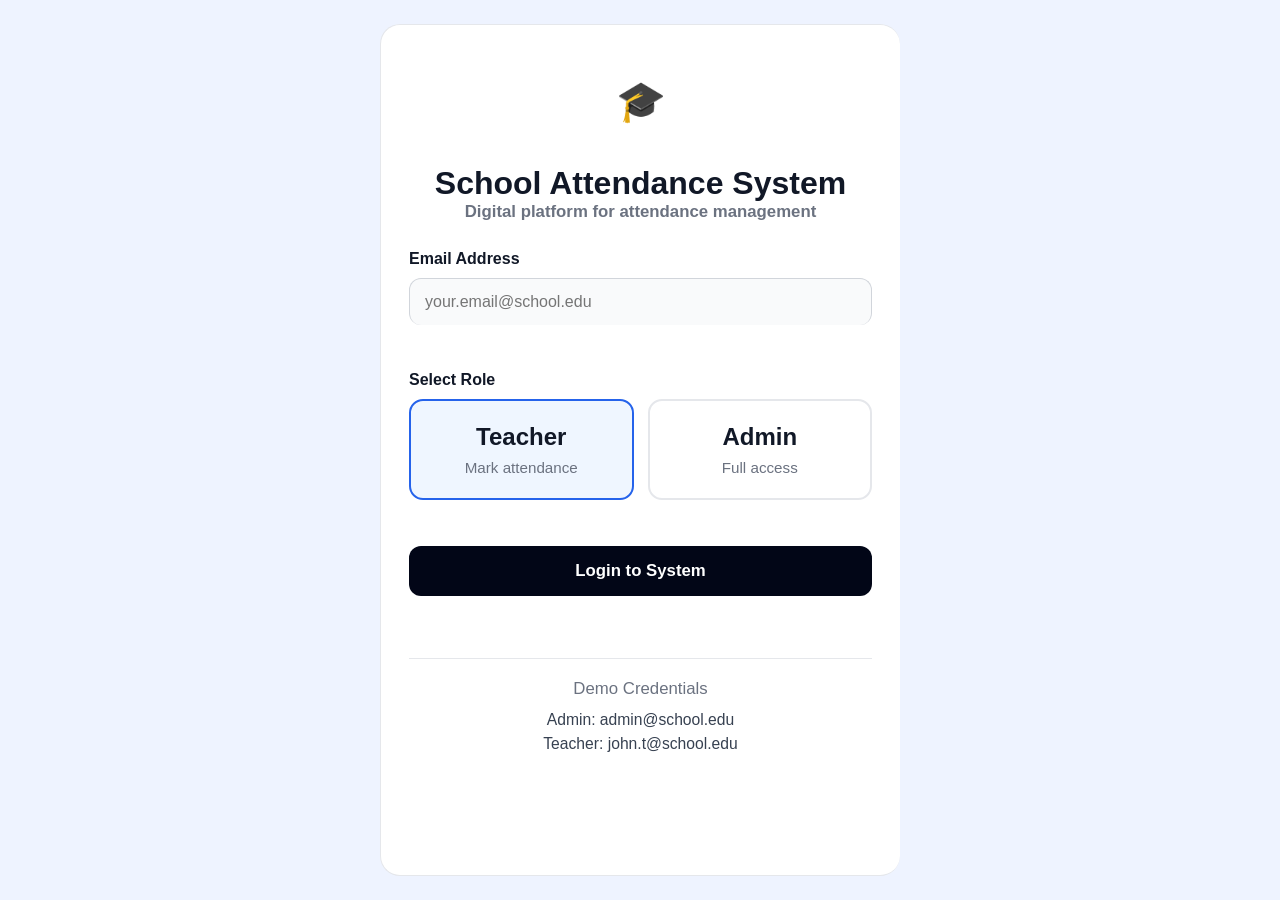
<file: HTML/index.html>
<!DOCTYPE html>
<html lang="en">
    <head>
        <meta charset="UTF-8" />
        <meta name="viewport" content="width=device-width, initial-scale=1.0" />
        <title>School Attendance System - Login</title>
        <link rel="stylesheet" href="../CSS/style.css" />
    </head>
    <body>
        <div class="page-wrapper">
            <div class="login-card">
                <div class="logo-box">
                    <div class="logo-icon">🎓</div>
                </div>

                <h1>School Attendance System
                    <p class="subtitle">Digital platform for attendance management</p>
                </h1>
                <form id="loginForm" novalidate>
                    <div class="form-group">
                        <label for="email">Email Address</label>
                        <input
                            type="text"
                            id="email"
                            name="email"
                            placeholder="your.email@school.edu"
                            autocomplete="off"
                        />
                        <small class="error-message" id="emailError"></small>
                    </div>

                    <div class="form-group">
                        <label>Select Role</label>
                        <div class="role-container">
                            <div class="role-card active" data-role="Teacher" id="teacherRole">
                                <h3>Teacher</h3>
                                <p>Mark attendance</p>
                            </div>

                            <div class="role-card" data-role="Admin" id="adminRole">
                                <h3>Admin</h3>
                                <p>Full access</p>
                            </div>
                        </div>
                        <small class="error-message" id="roleError"></small>
                    </div>

                    <input type="hidden" id="selectedRole" value="Teacher" />

                    <button type="submit" class="login-btn">Login to System</button>

                    <p class="status-message" id="statusMessage"></p>
                </form>

                <div class="divider"></div>

                <div class="demo-credentials">
                    <h4>Demo Credentials</h4>
                    <p>Admin: admin@school.edu</p>
                    <p>Teacher: john.t@school.edu</p>
                </div>
            </div>
        </div>

        <script src="../JS/script.js"></script>
    </body>
</html>
</file>
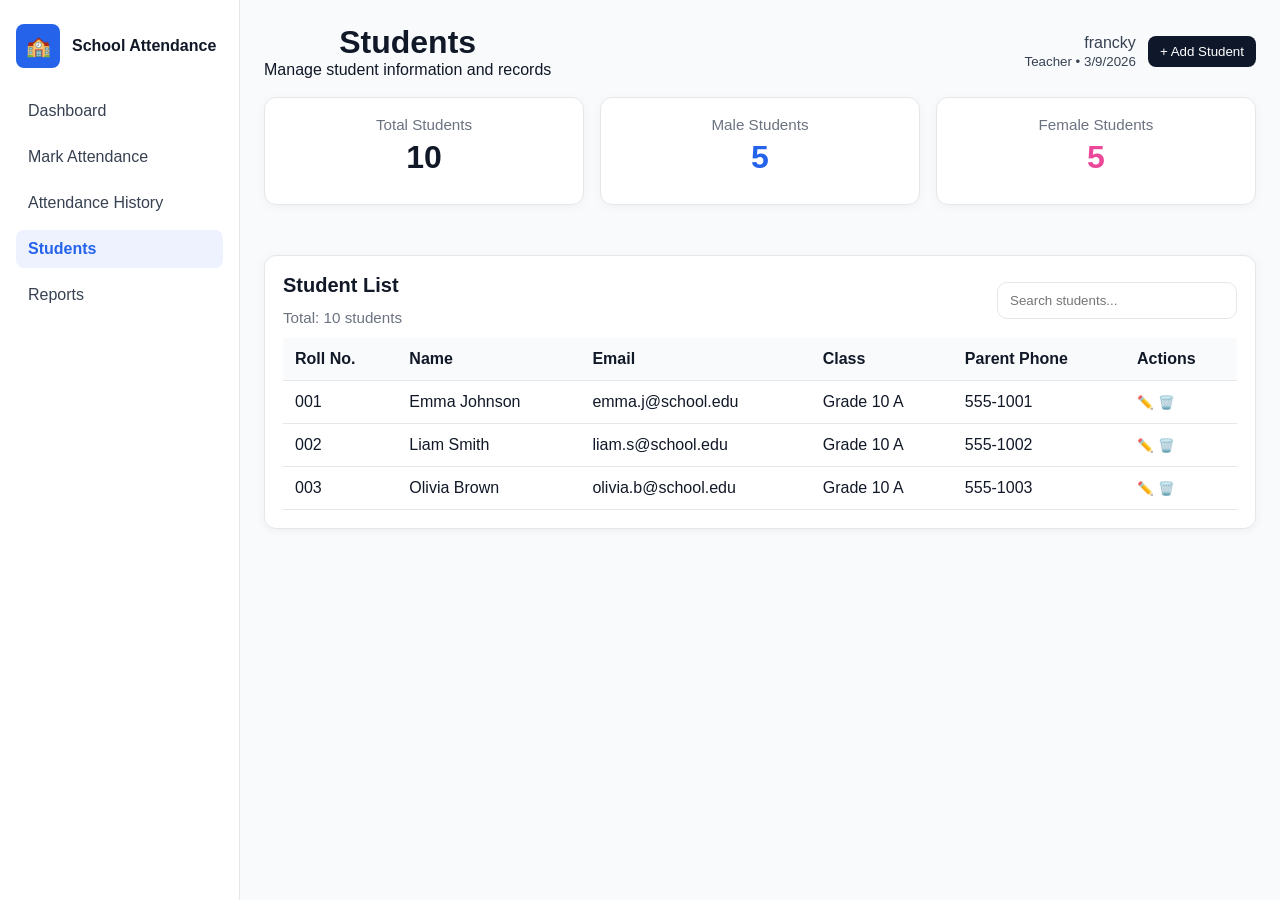
<file: HTML/admin.html>
<!DOCTYPE html>
<html lang="en">
    <head>
        <meta charset="UTF-8" />
        <meta name="viewport" content="width=device-width, initial-scale=1.0" />
        <title>Admin Dashboard - School Attendance System</title>
        <link rel="stylesheet" href="../CSS/style.css" />
        <style>
            .dashboard-container {
                max-width: 1200px;
                margin: 0 auto;
                padding: 20px;
            }
            .dashboard-header {
                display: flex;
                justify-content: space-between;
                align-items: center;
                margin-bottom: 30px;
                padding-bottom: 20px;
                border-bottom: 1px solid #e5e7eb;
            }
            .dashboard-title {
                font-size: 2rem;
                color: #111827;
            }
            .logout-btn {
                background: #dc2626;
                color: white;
                border: none;
                padding: 10px 20px;
                border-radius: 8px;
                cursor: pointer;
                font-weight: 600;
            }
            .logout-btn:hover {
                background: #b91c1c;
            }
            .stats-grid {
                display: grid;
                grid-template-columns: repeat(auto-fit, minmax(250px, 1fr));
                gap: 20px;
                margin-bottom: 30px;
            }
            .stat-card {
                background: white;
                border: 1px solid #e5e7eb;
                border-radius: 12px;
                padding: 20px;
                text-align: center;
                box-shadow: 0 2px 10px rgba(0, 0, 0, 0.05);
            }
            .stat-number {
                font-size: 2.5rem;
                font-weight: bold;
                color: #2563eb;
                margin-bottom: 10px;
            }
            .stat-label {
                color: #6b7280;
                font-size: 1rem;
            }
            .dashboard-section {
                background: white;
                border: 1px solid #e5e7eb;
                border-radius: 12px;
                padding: 20px;
                margin-bottom: 20px;
                box-shadow: 0 2px 10px rgba(0, 0, 0, 0.05);
            }
            .section-title {
                font-size: 1.5rem;
                margin-bottom: 15px;
                color: #111827;
            }
            .action-btn {
                background: #2563eb;
                color: white;
                border: none;
                padding: 10px 15px;
                border-radius: 8px;
                cursor: pointer;
                font-weight: 600;
                margin-right: 10px;
            }
            .action-btn:hover {
                background: #1d4ed8;
            }
            table {
                width: 100%;
                border-collapse: collapse;
                margin-top: 15px;
            }
            th, td {
                padding: 12px;
                text-align: left;
                border-bottom: 1px solid #e5e7eb;
            }
            th {
                background: #f9fafb;
                font-weight: 600;
            }
            .status-present {
                color: #16a34a;
                font-weight: 600;
            }
            .status-absent {
                color: #dc2626;
                font-weight: 600;
            }
        </style>
    </head>
    <body>
        <div class="app-shell">
            <aside class="sidebar">
                <div class="sidebar-top">
                    <div class="app-logo">🏫</div>
                    <div class="app-name">School Attendance</div>
                </div>
                <nav class="nav">
                    <a href="dashboard.html" class="nav-item">Dashboard</a>
                    <a href="mark.html" class="nav-item">Mark Attendance</a>
                    <a href="history.html" class="nav-item">Attendance History</a>
                    <a href="students.html" class="nav-item active">Students</a>
                    <a href="reports.html" class="nav-item">Reports</a>
                </nav>
            </aside>

            <main class="main-content">
                <header class="topbar">
                    <div class="topbar-left">
                        <h1 class="dashboard-title">Students</h1>
                        <div class="top-sub">Manage student information and records</div>
                    </div>
                    <div class="topbar-right">
                        <div class="user-info">francky<br><small>Teacher • 3/9/2026</small></div>
                        <button class="add-btn">+ Add Student</button>
                    </div>
                </header>

                <section class="content-grid">
                    <div class="stats-grid">
                        <div class="stat-card">
                            <div class="stat-label">Total Students</div>
                            <div class="stat-number">10</div>
                        </div>
                        <div class="stat-card">
                            <div class="stat-label">Male Students</div>
                            <div class="stat-number" style="color:#2563eb">5</div>
                        </div>
                        <div class="stat-card">
                            <div class="stat-label">Female Students</div>
                            <div class="stat-number" style="color:#ec4899">5</div>
                        </div>
                    </div>

                    <div id="students" class="dashboard-section students-section">
                        <div class="section-header">
                            <div>
                                <h2 class="section-title">Student List</h2>
                                <div class="section-sub">Total: 10 students</div>
                            </div>
                            <div class="search-wrap">
                                <input type="search" class="search-input" placeholder="Search students..." />
                            </div>
                        </div>

                        <table>
                            <thead>
                                <tr>
                                    <th>Roll No.</th>
                                    <th>Name</th>
                                    <th>Email</th>
                                    <th>Class</th>
                                    <th>Parent Phone</th>
                                    <th>Actions</th>
                                </tr>
                            </thead>
                            <tbody>
                                <tr>
                                    <td>001</td>
                                    <td>Emma Johnson</td>
                                    <td>emma.j@school.edu</td>
                                    <td>Grade 10 A</td>
                                    <td>555-1001</td>
                                    <td><button class="action-icon">✏️</button> <button class="action-icon delete">🗑️</button></td>
                                </tr>
                                <tr>
                                    <td>002</td>
                                    <td>Liam Smith</td>
                                    <td>liam.s@school.edu</td>
                                    <td>Grade 10 A</td>
                                    <td>555-1002</td>
                                    <td><button class="action-icon">✏️</button> <button class="action-icon delete">🗑️</button></td>
                                </tr>
                                <tr>
                                    <td>003</td>
                                    <td>Olivia Brown</td>
                                    <td>olivia.b@school.edu</td>
                                    <td>Grade 10 A</td>
                                    <td>555-1003</td>
                                    <td><button class="action-icon">✏️</button> <button class="action-icon delete">🗑️</button></td>
                                </tr>
                            </tbody>
                        </table>
                    </div>
                </section>
            </main>
        </div>

        <script>
            function logout() {
                window.location.href = 'index.html';
            }
        </script>
    </body>

    <!-- Bottom navigation (mobile) -->
    <nav class="bottom-nav" role="navigation" aria-label="Mobile navigation">
        <a href="dashboard.html" class="bottom-item">
            <div class="icon">🏠</div>
            <div class="label">Dashboard</div>
        </a>
        <a href="mark.html" class="bottom-item">
            <div class="icon">📝</div>
            <div class="label">Mark</div>
        </a>
        <a href="students.html" class="bottom-item active">
            <div class="icon">👥</div>
            <div class="label">Students</div>
        </a>
        <a href="reports.html" class="bottom-item">
            <div class="icon">📊</div>
            <div class="label">Reports</div>
        </a>
        <a href="profile.html" class="bottom-item">
            <div class="icon">⚙️</div>
            <div class="label">Profile</div>
        </a>
    </nav>
</html>
</file>
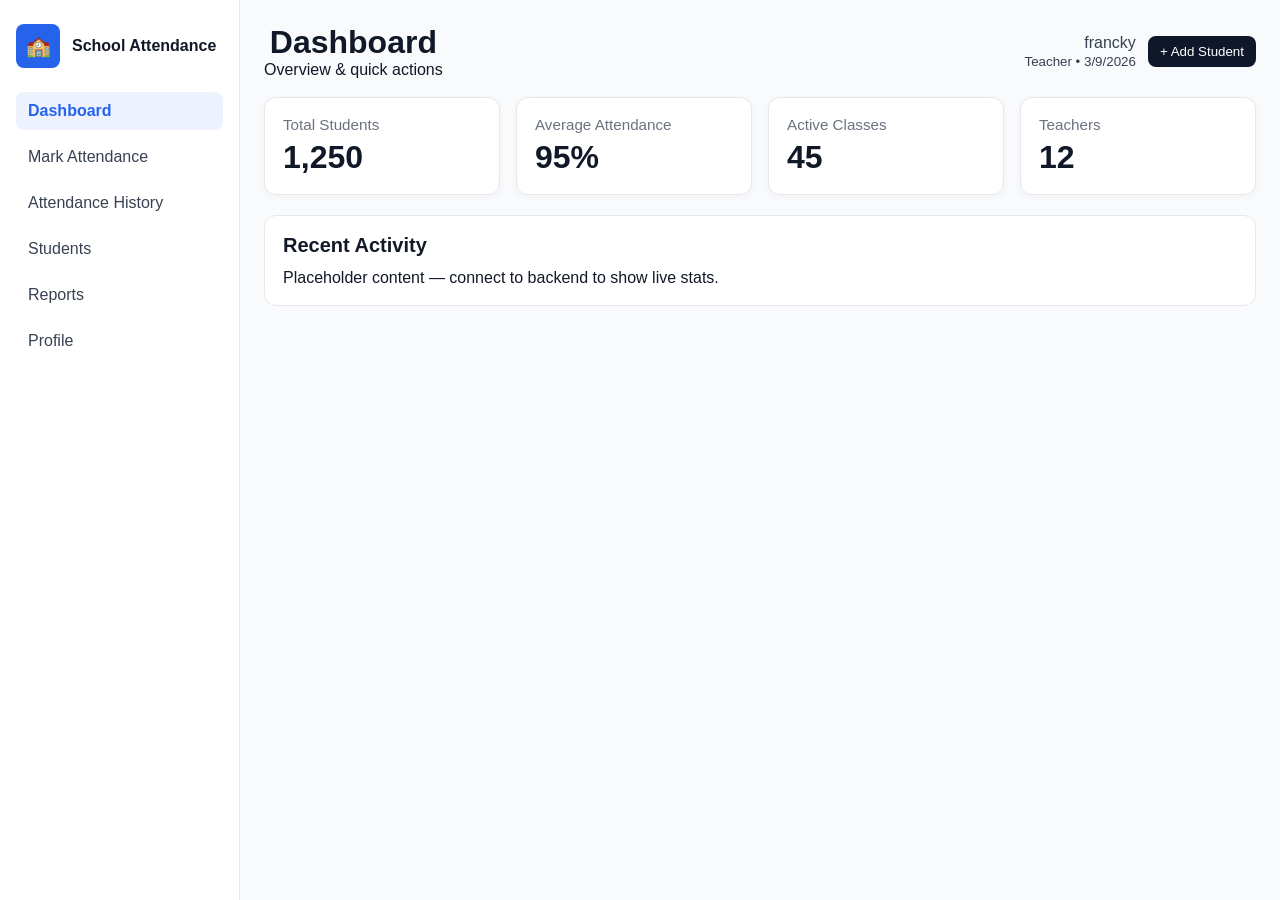
<file: HTML/dashboard.html>
<!DOCTYPE html>
<html lang="en">
  <head>
    <meta charset="UTF-8" />
    <meta name="viewport" content="width=device-width, initial-scale=1.0" />
    <title>Dashboard - School Attendance</title>
    <link rel="stylesheet" href="../CSS/style.css" />
  </head>
  <body>
    <div class="app-shell">
      <aside class="sidebar">
        <div class="sidebar-top">
          <div class="app-logo">🏫</div>
          <div class="app-name">School Attendance</div>
        </div>
        <nav class="nav">
          <a href="dashboard.html" class="nav-item active">Dashboard</a>
          <a href="mark.html" class="nav-item">Mark Attendance</a>
          <a href="history.html" class="nav-item">Attendance History</a>
          <a href="students.html" class="nav-item">Students</a>
          <a href="reports.html" class="nav-item">Reports</a>
          <a href="profile.html" class="nav-item">Profile</a>
        </nav>
      </aside>

      <main class="main-content">
        <header class="topbar">
          <div class="topbar-left">
            <h1 class="dashboard-title">Dashboard</h1>
            <div class="top-sub">Overview & quick actions</div>
          </div>
          <div class="topbar-right">
            <div class="user-info">francky<br /><small>Teacher • 3/9/2026</small></div>
            <button class="add-btn">+ Add Student</button>
          </div>
        </header>

        <section class="content-grid">
          <div class="stats-grid">
            <div class="stat-card">
              <div class="stat-label">Total Students</div>
              <div class="stat-number">1,250</div>
            </div>
            <div class="stat-card">
              <div class="stat-label">Average Attendance</div>
              <div class="stat-number">95%</div>
            </div>
            <div class="stat-card">
              <div class="stat-label">Active Classes</div>
              <div class="stat-number">45</div>
            </div>
            <div class="stat-card">
              <div class="stat-label">Teachers</div>
              <div class="stat-number">12</div>
            </div>
          </div>

          <div class="dashboard-section">
            <h2 class="section-title">Recent Activity</h2>
            <p>Placeholder content — connect to backend to show live stats.</p>
          </div>
        </section>
      </main>
    </div>

    <!-- Bottom navigation (mobile) -->
    <nav class="bottom-nav" role="navigation" aria-label="Mobile navigation">
      <a href="dashboard.html" class="bottom-item active"><div class="icon">🏠</div><div class="label">Dashboard</div></a>
      <a href="mark.html" class="bottom-item"><div class="icon">📝</div><div class="label">Mark</div></a>
      <a href="students.html" class="bottom-item"><div class="icon">👥</div><div class="label">Students</div></a>
      <a href="reports.html" class="bottom-item"><div class="icon">📊</div><div class="label">Reports</div></a>
      <a href="profile.html" class="bottom-item"><div class="icon">⚙️</div><div class="label">Profile</div></a>
    </nav>
  </body>
</html>
</file>
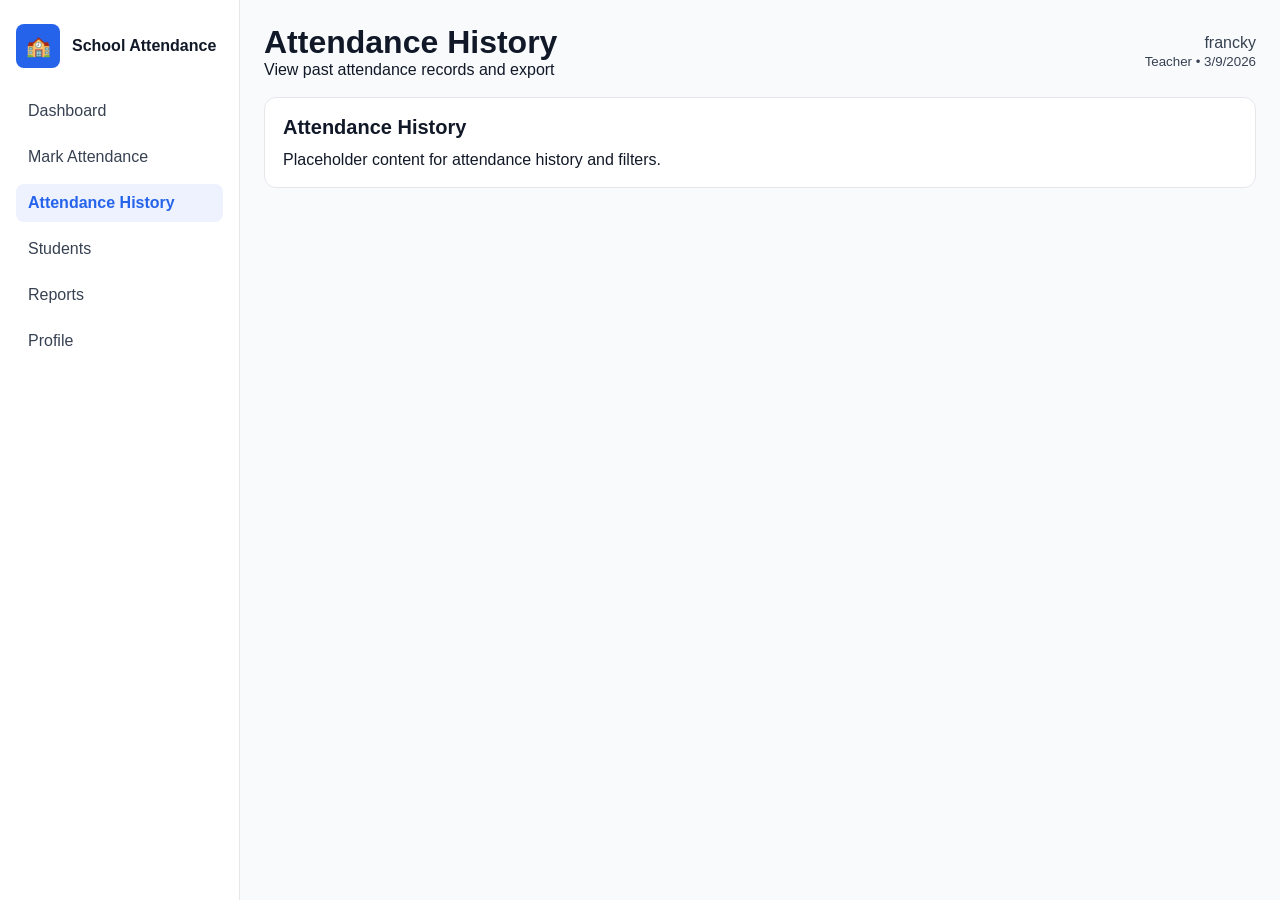
<file: HTML/history.html>
<!DOCTYPE html>
<html lang="en">
  <head>
    <meta charset="UTF-8" />
    <meta name="viewport" content="width=device-width, initial-scale=1.0" />
    <title>Attendance History - School Attendance</title>
    <link rel="stylesheet" href="../CSS/style.css" />
  </head>
  <body>
    <div class="app-shell">
      <aside class="sidebar">
        <div class="sidebar-top">
          <div class="app-logo">🏫</div>
          <div class="app-name">School Attendance</div>
        </div>
        <nav class="nav">
          <a href="dashboard.html" class="nav-item">Dashboard</a>
          <a href="mark.html" class="nav-item">Mark Attendance</a>
          <a href="history.html" class="nav-item active">Attendance History</a>
          <a href="students.html" class="nav-item">Students</a>
          <a href="reports.html" class="nav-item">Reports</a>
          <a href="profile.html" class="nav-item">Profile</a>
        </nav>
      </aside>

      <main class="main-content">
        <header class="topbar">
          <div class="topbar-left">
            <h1 class="dashboard-title">Attendance History</h1>
            <div class="top-sub">View past attendance records and export</div>
          </div>
          <div class="topbar-right">
            <div class="user-info">francky<br /><small>Teacher • 3/9/2026</small></div>
          </div>
        </header>

        <section class="content-grid">
          <div class="dashboard-section">
            <h2 class="section-title">Attendance History</h2>
            <p>Placeholder content for attendance history and filters.</p>
          </div>
        </section>
      </main>
    </div>

    <nav class="bottom-nav" role="navigation" aria-label="Mobile navigation">
      <a href="dashboard.html" class="bottom-item"><div class="icon">🏠</div><div class="label">Dashboard</div></a>
      <a href="mark.html" class="bottom-item"><div class="icon">📝</div><div class="label">Mark</div></a>
      <a href="students.html" class="bottom-item"><div class="icon">👥</div><div class="label">Students</div></a>
      <a href="reports.html" class="bottom-item"><div class="icon">📊</div><div class="label">Reports</div></a>
      <a href="profile.html" class="bottom-item"><div class="icon">⚙️</div><div class="label">Profile</div></a>
    </nav>
  </body>
</html>
</file>
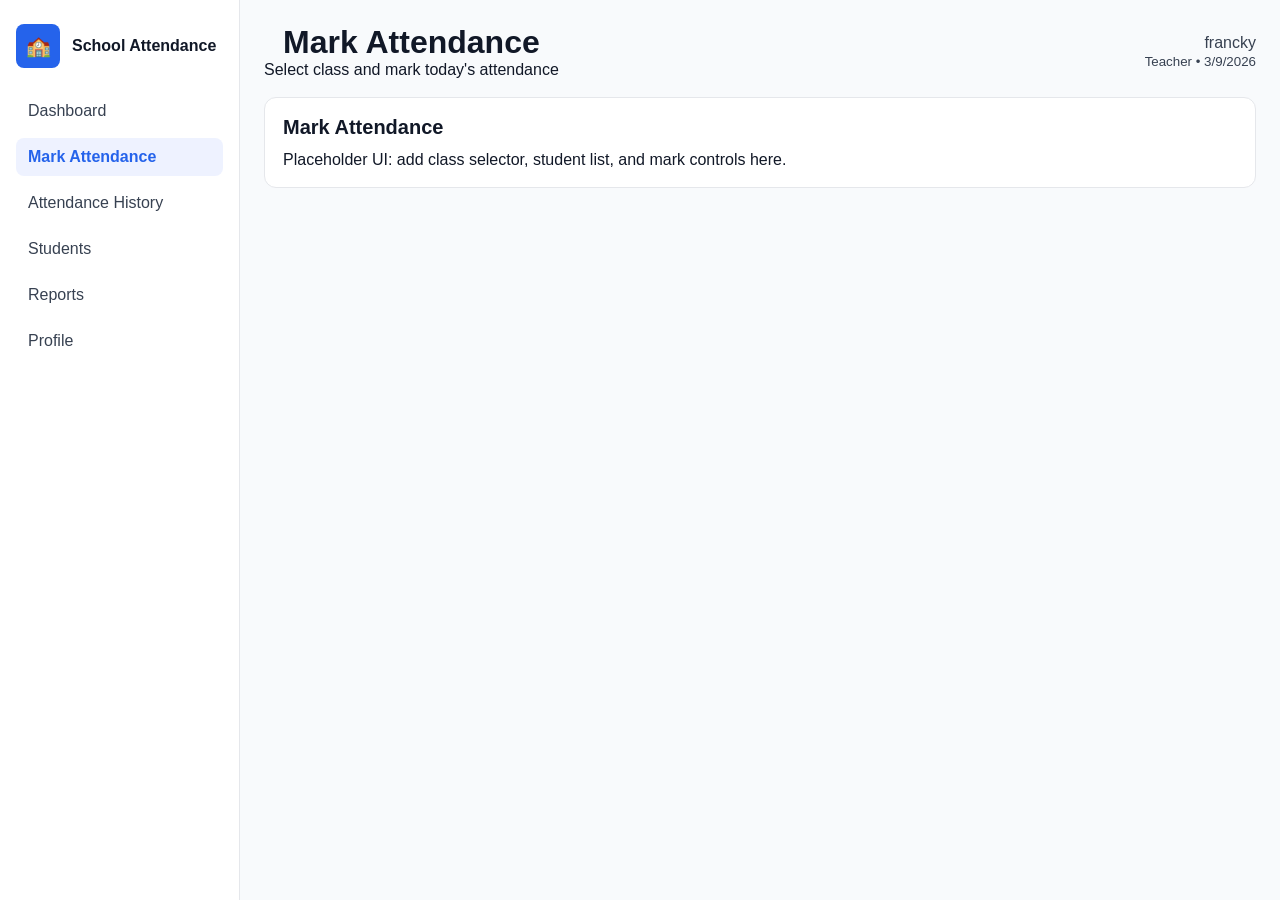
<file: HTML/mark.html>
<!DOCTYPE html>
<html lang="en">
  <head>
    <meta charset="UTF-8" />
    <meta name="viewport" content="width=device-width, initial-scale=1.0" />
    <title>Mark Attendance - School Attendance</title>
    <link rel="stylesheet" href="../CSS/style.css" />
  </head>
  <body>
    <div class="app-shell">
      <aside class="sidebar">
        <div class="sidebar-top">
          <div class="app-logo">🏫</div>
          <div class="app-name">School Attendance</div>
        </div>
        <nav class="nav">
          <a href="dashboard.html" class="nav-item">Dashboard</a>
          <a href="mark.html" class="nav-item active">Mark Attendance</a>
          <a href="history.html" class="nav-item">Attendance History</a>
          <a href="students.html" class="nav-item">Students</a>
          <a href="reports.html" class="nav-item">Reports</a>
          <a href="profile.html" class="nav-item">Profile</a>
        </nav>
      </aside>

      <main class="main-content">
        <header class="topbar">
          <div class="topbar-left">
            <h1 class="dashboard-title">Mark Attendance</h1>
            <div class="top-sub">Select class and mark today's attendance</div>
          </div>
          <div class="topbar-right">
            <div class="user-info">francky<br /><small>Teacher • 3/9/2026</small></div>
          </div>
        </header>

        <section class="content-grid">
          <div class="dashboard-section">
            <h2 class="section-title">Mark Attendance</h2>
            <p>Placeholder UI: add class selector, student list, and mark controls here.</p>
          </div>
        </section>
      </main>
    </div>

    <nav class="bottom-nav" role="navigation" aria-label="Mobile navigation">
      <a href="dashboard.html" class="bottom-item"><div class="icon">🏠</div><div class="label">Dashboard</div></a>
      <a href="mark.html" class="bottom-item active"><div class="icon">📝</div><div class="label">Mark</div></a>
      <a href="students.html" class="bottom-item"><div class="icon">👥</div><div class="label">Students</div></a>
      <a href="reports.html" class="bottom-item"><div class="icon">📊</div><div class="label">Reports</div></a>
      <a href="profile.html" class="bottom-item"><div class="icon">⚙️</div><div class="label">Profile</div></a>
    </nav>
  </body>
</html>
</file>
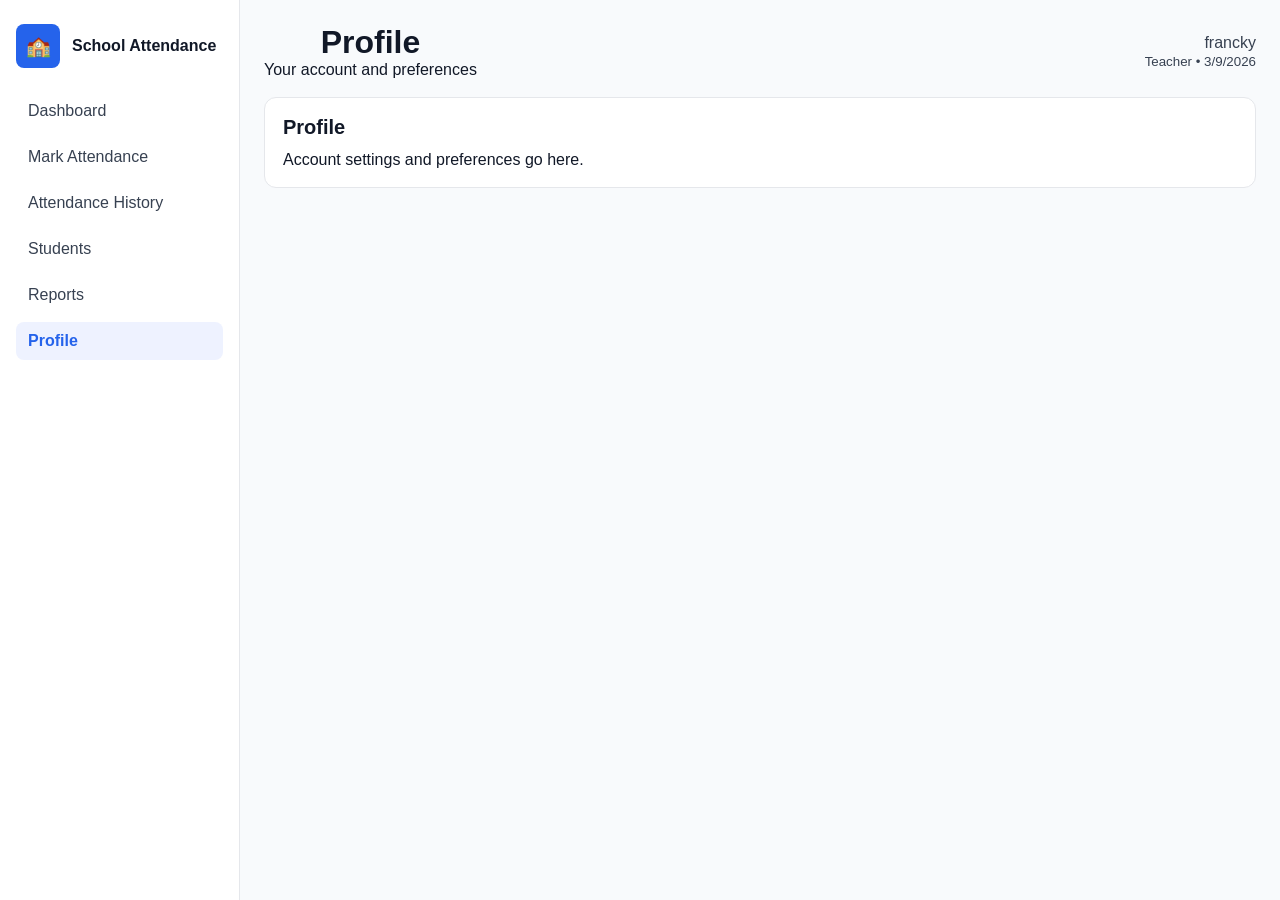
<file: HTML/profile.html>
<!DOCTYPE html>
<html lang="en">
  <head>
    <meta charset="UTF-8" />
    <meta name="viewport" content="width=device-width, initial-scale=1.0" />
    <title>Profile - School Attendance</title>
    <link rel="stylesheet" href="../CSS/style.css" />
  </head>
  <body>
    <div class="app-shell">
      <aside class="sidebar">
        <div class="sidebar-top">
          <div class="app-logo">🏫</div>
          <div class="app-name">School Attendance</div>
        </div>
        <nav class="nav">
          <a href="dashboard.html" class="nav-item">Dashboard</a>
          <a href="mark.html" class="nav-item">Mark Attendance</a>
          <a href="history.html" class="nav-item">Attendance History</a>
          <a href="students.html" class="nav-item">Students</a>
          <a href="reports.html" class="nav-item">Reports</a>
          <a href="profile.html" class="nav-item active">Profile</a>
        </nav>
      </aside>

      <main class="main-content">
        <header class="topbar">
          <div class="topbar-left">
            <h1 class="dashboard-title">Profile</h1>
            <div class="top-sub">Your account and preferences</div>
          </div>
          <div class="topbar-right">
            <div class="user-info">francky<br /><small>Teacher • 3/9/2026</small></div>
          </div>
        </header>

        <section class="content-grid">
          <div class="dashboard-section">
            <h2 class="section-title">Profile</h2>
            <p>Account settings and preferences go here.</p>
          </div>
        </section>
      </main>
    </div>

    <nav class="bottom-nav" role="navigation" aria-label="Mobile navigation">
      <a href="dashboard.html" class="bottom-item"><div class="icon">🏠</div><div class="label">Dashboard</div></a>
      <a href="mark.html" class="bottom-item"><div class="icon">📝</div><div class="label">Mark</div></a>
      <a href="students.html" class="bottom-item"><div class="icon">👥</div><div class="label">Students</div></a>
      <a href="reports.html" class="bottom-item"><div class="icon">📊</div><div class="label">Reports</div></a>
      <a href="profile.html" class="bottom-item active"><div class="icon">⚙️</div><div class="label">Profile</div></a>
    </nav>
  </body>
</html>
</file>
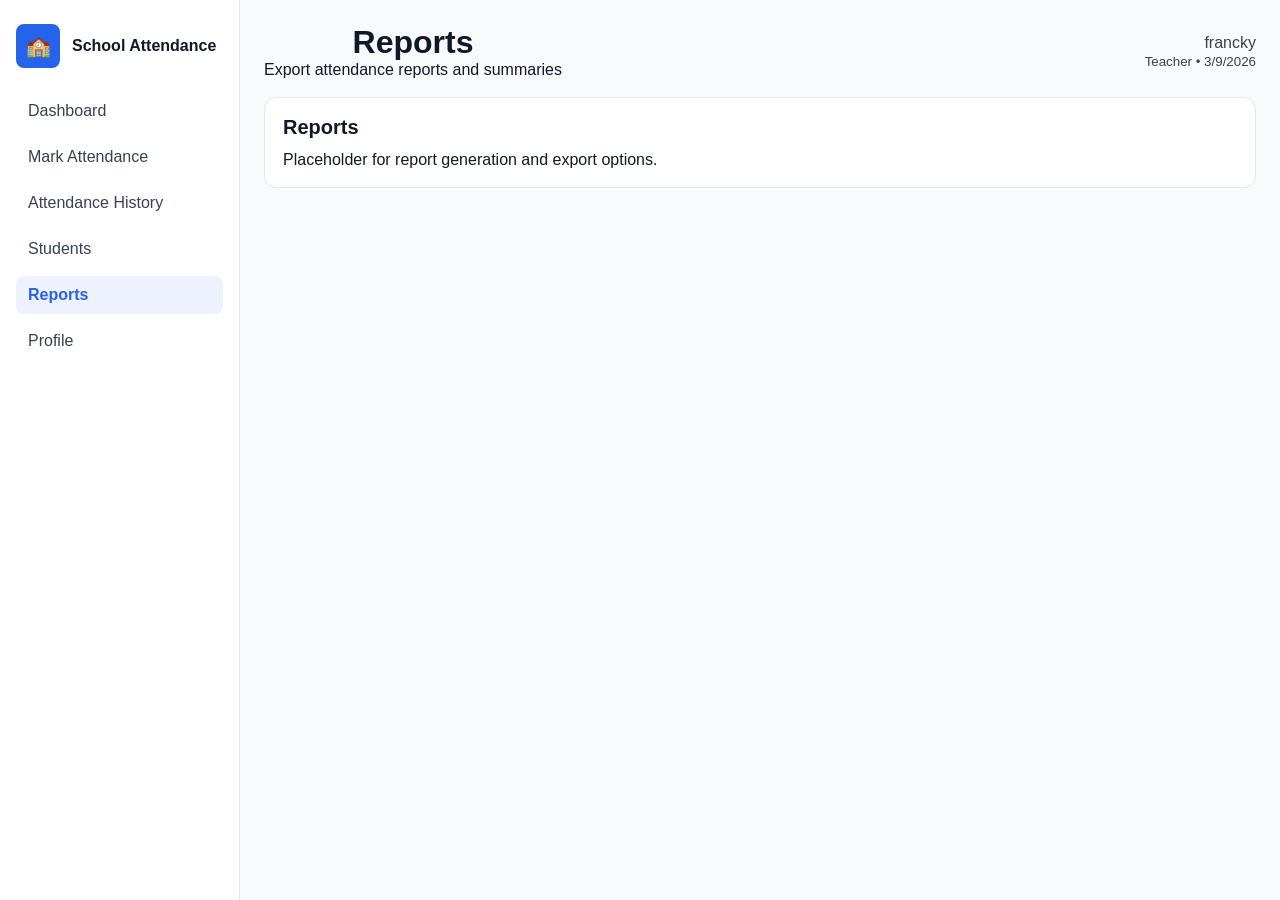
<file: HTML/reports.html>
<!DOCTYPE html>
<html lang="en">
  <head>
    <meta charset="UTF-8" />
    <meta name="viewport" content="width=device-width, initial-scale=1.0" />
    <title>Reports - School Attendance</title>
    <link rel="stylesheet" href="../CSS/style.css" />
  </head>
  <body>
    <div class="app-shell">
      <aside class="sidebar">
        <div class="sidebar-top">
          <div class="app-logo">🏫</div>
          <div class="app-name">School Attendance</div>
        </div>
        <nav class="nav">
          <a href="dashboard.html" class="nav-item">Dashboard</a>
          <a href="mark.html" class="nav-item">Mark Attendance</a>
          <a href="history.html" class="nav-item">Attendance History</a>
          <a href="students.html" class="nav-item">Students</a>
          <a href="reports.html" class="nav-item active">Reports</a>
          <a href="profile.html" class="nav-item">Profile</a>
        </nav>
      </aside>

      <main class="main-content">
        <header class="topbar">
          <div class="topbar-left">
            <h1 class="dashboard-title">Reports</h1>
            <div class="top-sub">Export attendance reports and summaries</div>
          </div>
          <div class="topbar-right">
            <div class="user-info">francky<br /><small>Teacher • 3/9/2026</small></div>
          </div>
        </header>

        <section class="content-grid">
          <div class="dashboard-section">
            <h2 class="section-title">Reports</h2>
            <p>Placeholder for report generation and export options.</p>
          </div>
        </section>
      </main>
    </div>

    <nav class="bottom-nav" role="navigation" aria-label="Mobile navigation">
      <a href="dashboard.html" class="bottom-item"><div class="icon">🏠</div><div class="label">Dashboard</div></a>
      <a href="mark.html" class="bottom-item"><div class="icon">📝</div><div class="label">Mark</div></a>
      <a href="students.html" class="bottom-item"><div class="icon">👥</div><div class="label">Students</div></a>
      <a href="reports.html" class="bottom-item active"><div class="icon">📊</div><div class="label">Reports</div></a>
      <a href="profile.html" class="bottom-item"><div class="icon">⚙️</div><div class="label">Profile</div></a>
    </nav>
  </body>
</html>
</file>
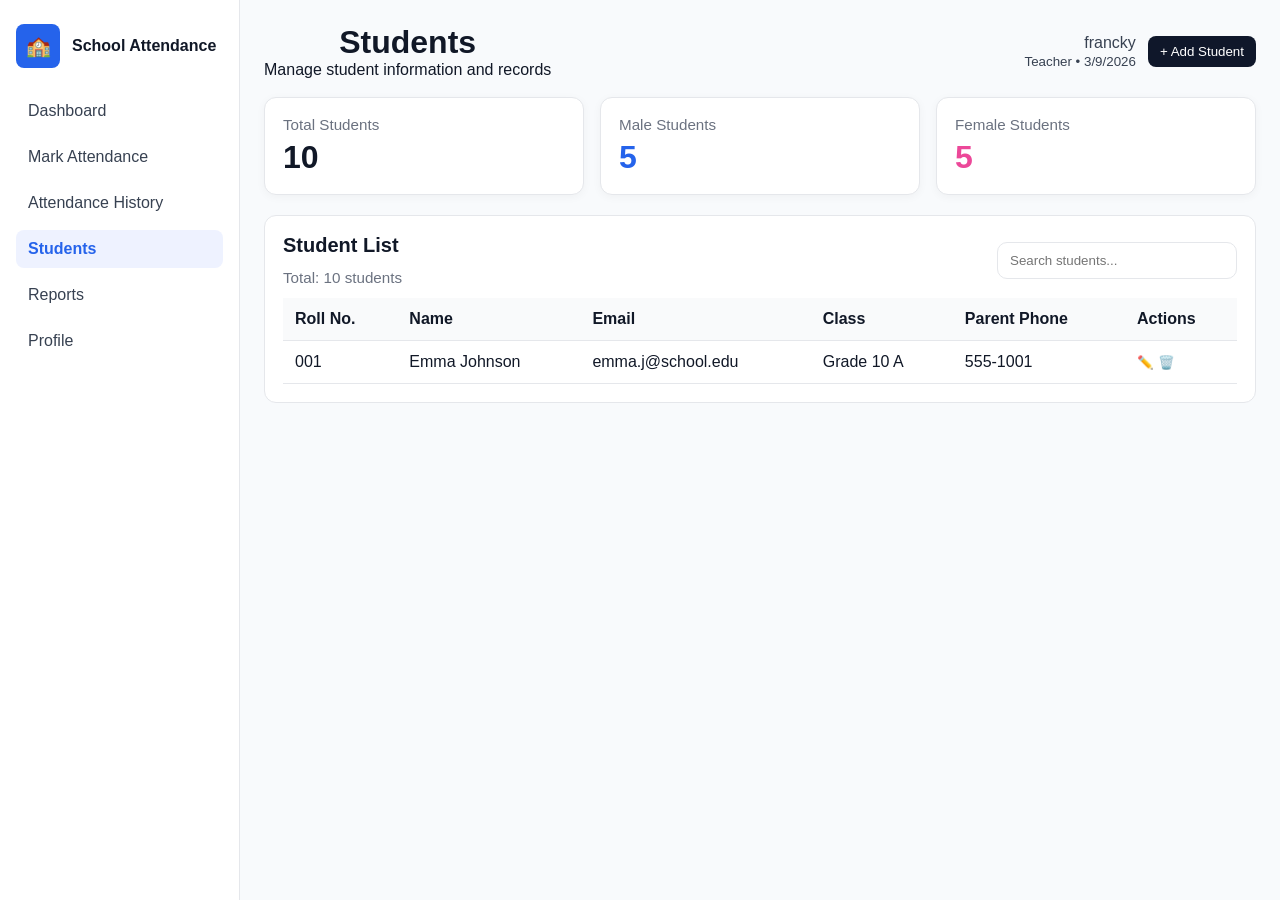
<file: HTML/students.html>
<!DOCTYPE html>
<html lang="en">
  <head>
    <meta charset="UTF-8" />
    <meta name="viewport" content="width=device-width, initial-scale=1.0" />
    <title>Students - School Attendance</title>
    <link rel="stylesheet" href="../CSS/style.css" />
  </head>
  <body>
    <div class="app-shell">
      <aside class="sidebar">
        <div class="sidebar-top">
          <div class="app-logo">🏫</div>
          <div class="app-name">School Attendance</div>
        </div>
        <nav class="nav">
          <a href="dashboard.html" class="nav-item">Dashboard</a>
          <a href="mark.html" class="nav-item">Mark Attendance</a>
          <a href="history.html" class="nav-item">Attendance History</a>
          <a href="students.html" class="nav-item active">Students</a>
          <a href="reports.html" class="nav-item">Reports</a>
          <a href="profile.html" class="nav-item">Profile</a>
        </nav>
      </aside>

      <main class="main-content">
        <header class="topbar">
          <div class="topbar-left">
            <h1 class="dashboard-title">Students</h1>
            <div class="top-sub">Manage student information and records</div>
          </div>
          <div class="topbar-right">
            <div class="user-info">francky<br /><small>Teacher • 3/9/2026</small></div>
            <button class="add-btn">+ Add Student</button>
          </div>
        </header>

        <section class="content-grid">
          <div class="stats-grid">
            <div class="stat-card">
              <div class="stat-label">Total Students</div>
              <div class="stat-number">10</div>
            </div>
            <div class="stat-card">
              <div class="stat-label">Male Students</div>
              <div class="stat-number" style="color:#2563eb">5</div>
            </div>
            <div class="stat-card">
              <div class="stat-label">Female Students</div>
              <div class="stat-number" style="color:#ec4899">5</div>
            </div>
          </div>

          <div class="dashboard-section students-section">
            <div class="section-header">
              <div>
                <h2 class="section-title">Student List</h2>
                <div class="section-sub">Total: 10 students</div>
              </div>
              <div class="search-wrap">
                <input type="search" class="search-input" placeholder="Search students..." />
              </div>
            </div>

            <table>
              <thead>
                <tr>
                  <th>Roll No.</th>
                  <th>Name</th>
                  <th>Email</th>
                  <th>Class</th>
                  <th>Parent Phone</th>
                  <th>Actions</th>
                </tr>
              </thead>
              <tbody>
                <tr>
                  <td>001</td>
                  <td>Emma Johnson</td>
                  <td>emma.j@school.edu</td>
                  <td>Grade 10 A</td>
                  <td>555-1001</td>
                  <td><button class="action-icon">✏️</button> <button class="action-icon delete">🗑️</button></td>
                </tr>
              </tbody>
            </table>
          </div>
        </section>
      </main>
    </div>

    <nav class="bottom-nav" role="navigation" aria-label="Mobile navigation">
      <a href="dashboard.html" class="bottom-item"><div class="icon">🏠</div><div class="label">Dashboard</div></a>
      <a href="mark.html" class="bottom-item"><div class="icon">📝</div><div class="label">Mark</div></a>
      <a href="students.html" class="bottom-item active"><div class="icon">👥</div><div class="label">Students</div></a>
      <a href="reports.html" class="bottom-item"><div class="icon">📊</div><div class="label">Reports</div></a>
      <a href="profile.html" class="bottom-item"><div class="icon">⚙️</div><div class="label">Profile</div></a>
    </nav>
  </body>
</html>
</file>
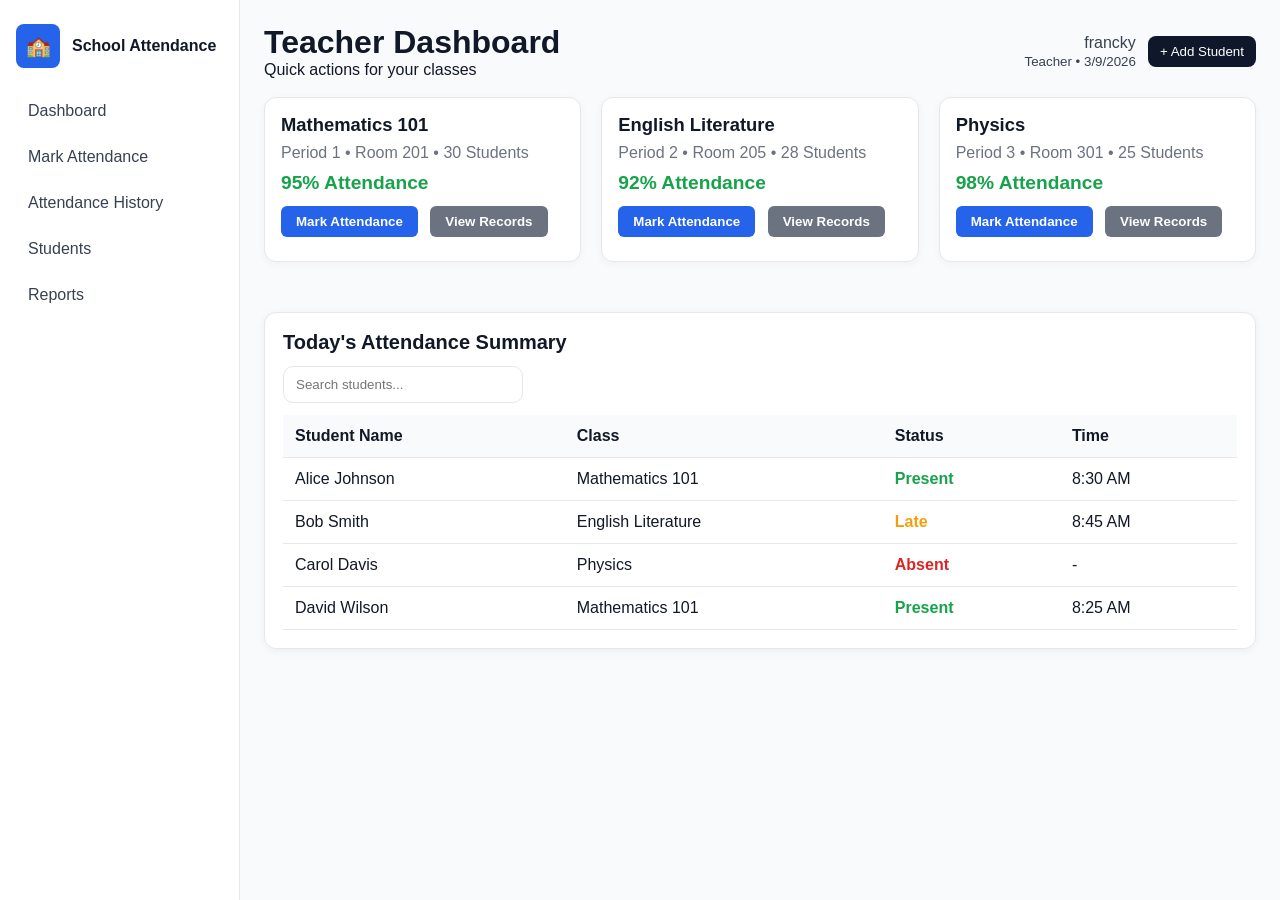
<file: HTML/teacher.html>
<!DOCTYPE html>
<html lang="en">
    <head>
        <meta charset="UTF-8" />
        <meta name="viewport" content="width=device-width, initial-scale=1.0" />
        <title>Teacher Dashboard - School Attendance System</title>
        <link rel="stylesheet" href="../CSS/style.css" />
        <style>
            .dashboard-container {
                max-width: 1200px;
                margin: 0 auto;
                padding: 20px;
            }
            .dashboard-header {
                display: flex;
                justify-content: space-between;
                align-items: center;
                margin-bottom: 30px;
                padding-bottom: 20px;
                border-bottom: 1px solid #e5e7eb;
            }
            .dashboard-title {
                font-size: 2rem;
                color: #111827;
            }
            .logout-btn {
                background: #dc2626;
                color: white;
                border: none;
                padding: 10px 20px;
                border-radius: 8px;
                cursor: pointer;
                font-weight: 600;
            }
            .logout-btn:hover {
                background: #b91c1c;
            }
            .class-grid {
                display: grid;
                grid-template-columns: repeat(auto-fit, minmax(300px, 1fr));
                gap: 20px;
                margin-bottom: 30px;
            }
            .class-card {
                background: white;
                border: 1px solid #e5e7eb;
                border-radius: 12px;
                padding: 20px;
                box-shadow: 0 2px 10px rgba(0, 0, 0, 0.05);
                transition: transform 0.2s;
            }
            .class-card:hover {
                transform: translateY(-2px);
            }
            .class-name {
                font-size: 1.3rem;
                font-weight: bold;
                color: #111827;
                margin-bottom: 10px;
            }
            .class-info {
                color: #6b7280;
                margin-bottom: 15px;
            }
            .attendance-rate {
                font-size: 1.5rem;
                font-weight: bold;
                color: #16a34a;
                margin-bottom: 15px;
            }
            .action-btn {
                background: #2563eb;
                color: white;
                border: none;
                padding: 8px 15px;
                border-radius: 6px;
                cursor: pointer;
                font-weight: 600;
                margin-right: 8px;
                margin-bottom: 8px;
            }
            .action-btn:hover {
                background: #1d4ed8;
            }
            .action-btn.secondary {
                background: #6b7280;
            }
            .action-btn.secondary:hover {
                background: #4b5563;
            }
            .dashboard-section {
                background: white;
                border: 1px solid #e5e7eb;
                border-radius: 12px;
                padding: 20px;
                margin-bottom: 20px;
                box-shadow: 0 2px 10px rgba(0, 0, 0, 0.05);
            }
            .section-title {
                font-size: 1.5rem;
                margin-bottom: 15px;
                color: #111827;
            }
            table {
                width: 100%;
                border-collapse: collapse;
                margin-top: 15px;
            }
            th, td {
                padding: 12px;
                text-align: left;
                border-bottom: 1px solid #e5e7eb;
            }
            th {
                background: #f9fafb;
                font-weight: 600;
            }
            .status-present {
                color: #16a34a;
                font-weight: 600;
            }
            .status-absent {
                color: #dc2626;
                font-weight: 600;
            }
            .status-late {
                color: #f59e0b;
                font-weight: 600;
            }
        </style>
    </head>
    <body>
        <div class="app-shell">
            <aside class="sidebar">
                <div class="sidebar-top">
                    <div class="app-logo">🏫</div>
                    <div class="app-name">School Attendance</div>
                </div>
                <nav class="nav">
                    <a href="dashboard.html" class="nav-item">Dashboard</a>
                    <a href="mark.html" class="nav-item">Mark Attendance</a>
                    <a href="history.html" class="nav-item">Attendance History</a>
                    <a href="students.html" class="nav-item">Students</a>
                    <a href="reports.html" class="nav-item">Reports</a>
                </nav>
            </aside>

            <main class="main-content">
                <header class="topbar">
                    <div class="topbar-left">
                        <h1 class="dashboard-title">Teacher Dashboard</h1>
                        <div class="top-sub">Quick actions for your classes</div>
                    </div>
                    <div class="topbar-right">
                        <div class="user-info">francky<br><small>Teacher • 3/9/2026</small></div>
                        <button class="add-btn">+ Add Student</button>
                    </div>
                </header>

                <section class="content-grid">
                    <div class="class-grid">
                        <div class="class-card">
                            <div class="class-name">Mathematics 101</div>
                            <div class="class-info">Period 1 • Room 201 • 30 Students</div>
                            <div class="attendance-rate">95% Attendance</div>
                            <button class="action-btn" onclick="markAttendance('math')">Mark Attendance</button>
                            <button class="action-btn secondary" onclick="viewAttendance('math')">View Records</button>
                        </div>

                        <div class="class-card">
                            <div class="class-name">English Literature</div>
                            <div class="class-info">Period 2 • Room 205 • 28 Students</div>
                            <div class="attendance-rate">92% Attendance</div>
                            <button class="action-btn" onclick="markAttendance('english')">Mark Attendance</button>
                            <button class="action-btn secondary" onclick="viewAttendance('english')">View Records</button>
                        </div>

                        <div class="class-card">
                            <div class="class-name">Physics</div>
                            <div class="class-info">Period 3 • Room 301 • 25 Students</div>
                            <div class="attendance-rate">98% Attendance</div>
                            <button class="action-btn" onclick="markAttendance('physics')">Mark Attendance</button>
                            <button class="action-btn secondary" onclick="viewAttendance('physics')">View Records</button>
                        </div>
                    </div>

                    <div id="students" class="dashboard-section students-section">
                        <h2 class="section-title">Today's Attendance Summary</h2>
                        <div class="search-wrap">
                            <input type="search" class="search-input" placeholder="Search students..." />
                        </div>
                        <table>
                            <thead>
                                <tr>
                                    <th>Student Name</th>
                                    <th>Class</th>
                                    <th>Status</th>
                                    <th>Time</th>
                                </tr>
                            </thead>
                            <tbody>
                                <tr>
                                    <td>Alice Johnson</td>
                                    <td>Mathematics 101</td>
                                    <td class="status-present">Present</td>
                                    <td>8:30 AM</td>
                                </tr>
                                <tr>
                                    <td>Bob Smith</td>
                                    <td>English Literature</td>
                                    <td class="status-late">Late</td>
                                    <td>8:45 AM</td>
                                </tr>
                                <tr>
                                    <td>Carol Davis</td>
                                    <td>Physics</td>
                                    <td class="status-absent">Absent</td>
                                    <td>-</td>
                                </tr>
                                <tr>
                                    <td>David Wilson</td>
                                    <td>Mathematics 101</td>
                                    <td class="status-present">Present</td>
                                    <td>8:25 AM</td>
                                </tr>
                            </tbody>
                        </table>
                    </div>
                </section>
            </main>
        </div>

        <script>
            function logout() {
                window.location.href = 'index.html';
            }

            function markAttendance(className) {
                alert(`Opening attendance marking for ${className}`);
            }

            function viewAttendance(className) {
                alert(`Viewing attendance records for ${className}`);
            }
        </script>
    </body>

    <!-- Bottom navigation (mobile) -->
    <nav class="bottom-nav" role="navigation" aria-label="Mobile navigation">
        <a href="dashboard.html" class="bottom-item active">
            <div class="icon">🏠</div>
            <div class="label">Dashboard</div>
        </a>
        <a href="mark.html" class="bottom-item">
            <div class="icon">📝</div>
            <div class="label">Mark</div>
        </a>
        <a href="students.html" class="bottom-item">
            <div class="icon">👥</div>
            <div class="label">Students</div>
        </a>
        <a href="reports.html" class="bottom-item">
            <div class="icon">📊</div>
            <div class="label">Reports</div>
        </a>
        <a href="profile.html" class="bottom-item">
            <div class="icon">⚙️</div>
            <div class="label">Profile</div>
        </a>
    </nav>
</html>
</file>
<file: CSS/style.css>
* {
  margin: 0;
  padding: 0;
  box-sizing: border-box;
}

body {

  :root {
    --border-color: #dbeafe; /* light blue */
    --border-strong: #bfdbfe;
  }
  font-family: Arial, sans-serif;
  background: #eef3ff;
  min-height: 100vh;
  color: #111827;
    border: 1px solid var(--border-color);

.page-wrapper {
  min-height: 100vh;
  display: flex;
  justify-content: center;
    border: 2px solid var(--border-color);
  padding: 24px 16px;
}

.login-card {
  width: 100%;
  max-width: 520px;
  background: #ffffff;
  border: 1px solid #e5e7eb;
  border-radius: 20px;
  padding: 32px 28px;
    border-right: 1px solid var(--border-color);
}

.logo-box {
  display: flex;
  justify-content: center;
  margin-bottom: 20px;
}

.logo-icon {
  width: 88px;
  height: 88px;
    border-top: 1px solid var(--border-color);
  color: #ffffff;
  display: flex;
  align-items: center;
  justify-content: center;
  font-size: 40px;
  border-radius: 18px;
}
    border: 1px solid var(--border-color);
h1 {
  text-align: center;
  font-size: 2rem;
  margin-bottom: 10px;
  color: #111827;
}
    border: 1px solid var(--border-color);
.subtitle {
  text-align: center;
  color: #6b7280;
  font-size: 1.05rem;
  margin-bottom: 28px;
}

.form-group {
  margin-bottom: 20px;
}
    border: 1px solid var(--border-color);
label {
  display: block;
  font-weight: 600;
  margin-bottom: 10px;
  color: #111827;
}

input[type="text"] {
  width: 100%;
  padding: 14px 15px;
  border: 1px solid #d1d5db;
  border-radius: 12px;
  font-size: 1rem;
    border-bottom: 1px solid var(--border-color);
  transition: 0.3s ease;
  background: #f9fafb;
}

input[type="text"]:focus {
  border-color: #2563eb;
  background: #ffffff;
  box-shadow: 0 0 0 3px rgba(37, 99, 235, 0.15);
}

.role-container {
  display: grid;
  grid-template-columns: 1fr 1fr;
  gap: 14px;
}

.role-card {
  border: 2px solid #e5e7eb;
  border-radius: 14px;
  padding: 22px 12px;
  text-align: center;
  cursor: pointer;
  background: #ffffff;
  transition: 0.3s ease;
}

.role-card:hover {
  border-color: #93c5fd;
}

.role-card.active {
  border-color: #2563eb;
  background: #eff6ff;
}

.role-card h3 {
  font-size: 1.5rem;
  margin-bottom: 8px;
  color: #111827;
}

.role-card p {
  color: #6b7280;
  font-size: 0.95rem;
}

/* Dashboard layout additions */
.app-shell {
  display: flex;
  min-height: 100vh;
}

.sidebar {
  width: 240px;
  background: #ffffff;
  border-right: 1px solid #e5e7eb;
  padding: 24px 16px;
}

.sidebar-top {
  display: flex;
  align-items: center;
  gap: 12px;
  margin-bottom: 24px;
}

.app-logo {
  width: 44px;
  height: 44px;
  background: #2563eb;
  color: white;
  display: flex;
  align-items: center;
  justify-content: center;
  border-radius: 8px;
  font-size: 20px
}

.app-name {
  font-weight: 700;
  color: #111827
}

.nav {
  display: flex;
  flex-direction: column;
  gap: 8px
}

.nav-item {
  padding: 10px 12px;
  color: #374151;
  border-radius: 8px;
  text-decoration: none;
  display: block
}

.nav-item:hover {
  background: #f8fafc;
  color: #111827
}

.nav-item.active {
  background: #eef2ff;
  color: #2563eb;
  font-weight: 700
}

.main-content {
  flex: 1;
  padding: 24px;
  background: #f8fafc
}

.topbar {
  display: flex;
  justify-content: space-between;
  align-items: center;
  margin-bottom: 18px
}

.topbar-left .dashboard-title {
  margin: 0
}

.topbar-right {
  display: flex;
  align-items: center;
  gap: 12px
}

.user-info {
  text-align: right;
  color: #374151
}

.add-btn {
  background: #0f172a;
  color: white;
  border: none;
  padding: 10px 14px;
  border-radius: 8px;
  cursor: pointer
}

.content-grid {
  display: flex;
  flex-direction: column;
  gap: 20px
}

.stats-grid {
  display: grid;
  grid-template-columns: repeat(auto-fit, minmax(180px, 1fr));
  gap: 16px
}

.students-section .section-header {
  display: flex;
  justify-content: space-between;
  align-items: center
}

.search-wrap {}

.search-input {
  padding: 10px 12px;
  border: 1px solid #e5e7eb;
  border-radius: 10px;
  width: 240px
}

.action-icon {
  background: none;
  border: none;
  cursor: pointer
}

.action-icon.delete {
  color: #ef4444
}

@media (max-width: 900px) {
  .sidebar {
    display: none
  }

  .app-shell {
    flex-direction: column
  }
}

/* Bottom navigation (mobile) */
.bottom-nav {
  display: none;
  position: fixed;
  left: 0;
  right: 0;
  bottom: 0;
  height: 64px;
  background: #ffffff;
  border-top: 1px solid #e5e7eb;
  box-shadow: 0 -6px 20px rgba(2, 6, 23, 0.06);
  z-index: 40;
  align-items: center;
  justify-content: space-around;
}

.bottom-item {
  display: flex;
  flex-direction: column;
  align-items: center;
  justify-content: center;
  color: #374151;
  text-decoration: none;
  font-size: 12px;
}

.bottom-item .icon {
  font-size: 18px;
  margin-bottom: 4px
}

.bottom-item.active {
  color: #2563eb;
  font-weight: 700
}

@media (max-width: 900px) {
  .bottom-nav {
    display: flex
  }

  .main-content {
    padding-bottom: 88px
  }
}

/* Hover and transition enhancements */
.nav-item {
  transition: background 180ms ease, color 180ms ease, transform 180ms ease
}

.add-btn {
  transition: background 160ms ease, transform 120ms ease
}

.add-btn:hover {
  background: #0b1220;
  transform: translateY(-2px)
}

.stat-card {
  transition: transform 160ms ease, box-shadow 160ms ease
}

.stat-card:hover {
  transform: translateY(-6px);
  box-shadow: 0 10px 30px rgba(2, 6, 23, 0.08)
}

.class-card {
  transition: transform 160ms ease, box-shadow 160ms ease
}

.class-card:hover {
  transform: translateY(-6px);
  box-shadow: 0 10px 30px rgba(2, 6, 23, 0.06)
}

table tbody tr {
  transition: background 120ms ease
}

table tbody tr:hover {
  background: #fbfdff
}

.action-icon {
  transition: color 120ms ease, transform 120ms ease
}

.action-icon:hover {
  transform: translateY(-2px);
  color: #111827
}

.bottom-item {
  transition: color 140ms ease, transform 140ms ease
}

.bottom-item:hover {
  color: #111827;
  transform: translateY(-3px)
}

/* Stat cards and dashboard sections */
.stat-card {
  background: white;
  border: 1px solid #e5e7eb;
  border-radius: 12px;
  padding: 18px;
  box-shadow: 0 2px 10px rgba(0, 0, 0, 0.04);
}

.stat-label {
  color: #6b7280;
  font-size: 0.95rem;
  margin-bottom: 6px
}

.stat-number {
  font-size: 2rem;
  font-weight: 700;
  color: #111827
}

.dashboard-section {
  background: white;
  border: 1px solid #e5e7eb;
  border-radius: 12px;
  padding: 18px
}

.section-title {
  font-size: 1.25rem;
  margin-bottom: 12px;
  color: #111827
}

.section-sub {
  color: #6b7280;
  font-size: 0.95rem
}

.section-header {
  display: flex;
  justify-content: space-between;
  align-items: center
}

/* Class cards (teacher) */
.class-grid {
  display: grid;
  grid-template-columns: repeat(auto-fit, minmax(260px, 1fr));
  gap: 20px
}

.class-card {
  background: white;
  border: 1px solid #e5e7eb;
  border-radius: 12px;
  padding: 16px;
  box-shadow: 0 2px 8px rgba(0, 0, 0, 0.04)
}

.class-name {
  font-size: 1.15rem;
  font-weight: 700;
  color: #111827;
  margin-bottom: 8px
}

.class-info {
  color: #6b7280;
  margin-bottom: 10px
}

.attendance-rate {
  font-size: 1.2rem;
  font-weight: 700;
  color: #16a34a;
  margin-bottom: 12px
}

/* Tables */
table {
  width: 100%;
  border-collapse: collapse;
  margin-top: 12px
}

th,
td {
  padding: 12px;
  text-align: left;
  border-bottom: 1px solid #e5e7eb
}

th {
  background: #f9fafb;
  font-weight: 700
}

/* Small adjustments */
.add-btn {
  padding: 8px 12px
}

@media (max-width: 600px) {
  .search-input {
    width: 160px
  }

  .stats-grid {
    grid-template-columns: repeat(2, 1fr)
  }

  .class-grid {
    grid-template-columns: 1fr
  }
}

.login-btn {
  width: 100%;
  background: #020617;
  color: #ffffff;
  border: none;
  padding: 15px;
  font-size: 1.05rem;
  font-weight: 700;
  border-radius: 12px;
  cursor: pointer;
  transition: 0.3s ease;
}

.login-btn:hover {
  background: #111827;
}

.login-btn:active {
  transform: scale(0.99);
}

.error-message {
  display: block;
  color: #dc2626;
  margin-top: 8px;
  font-size: 0.9rem;
  min-height: 18px;
}

.status-message {
  text-align: center;
  font-size: 0.95rem;
  margin-top: 14px;
  min-height: 20px;
  font-weight: 600;
}

.divider {
  height: 1px;
  background: #e5e7eb;
  margin: 28px 0 20px;
}

.demo-credentials {
  text-align: center;
}

.demo-credentials h4 {
  color: #6b7280;
  margin-bottom: 12px;
  font-size: 1.05rem;
  font-weight: 500;
}

.demo-credentials p {
  color: #374151;
  margin-bottom: 6px;
  font-size: 0.98rem;
}

/* Tablet */
@media (max-width: 768px) {
  .login-card {
    padding: 28px 20px;
  }

  h1 {
    font-size: 1.7rem;
  }

  .subtitle {
    font-size: 1rem;
  }

  .role-card h3 {
    font-size: 1.25rem;
  }
}

/* Mobile */
@media (max-width: 480px) {
  .page-wrapper {
    padding: 16px 12px;
  }

  .login-card {
    border-radius: 16px;
    padding: 24px 16px;
  }

  .logo-icon {
    width: 72px;
    height: 72px;
    font-size: 32px;
    border-radius: 16px;
  }

  h1 {
    font-size: 1.45rem;
    line-height: 1.3;
  }

  .subtitle {
    font-size: 0.95rem;
    margin-bottom: 22px;
  }

  .role-container {
    grid-template-columns: 1fr;
  }

  .role-card {
    padding: 18px 10px;
  }

  .login-btn {
    padding: 14px;
    font-size: 1rem;
  }

  input[type="text"] {
    padding: 13px 14px;
  }
}
</file>
